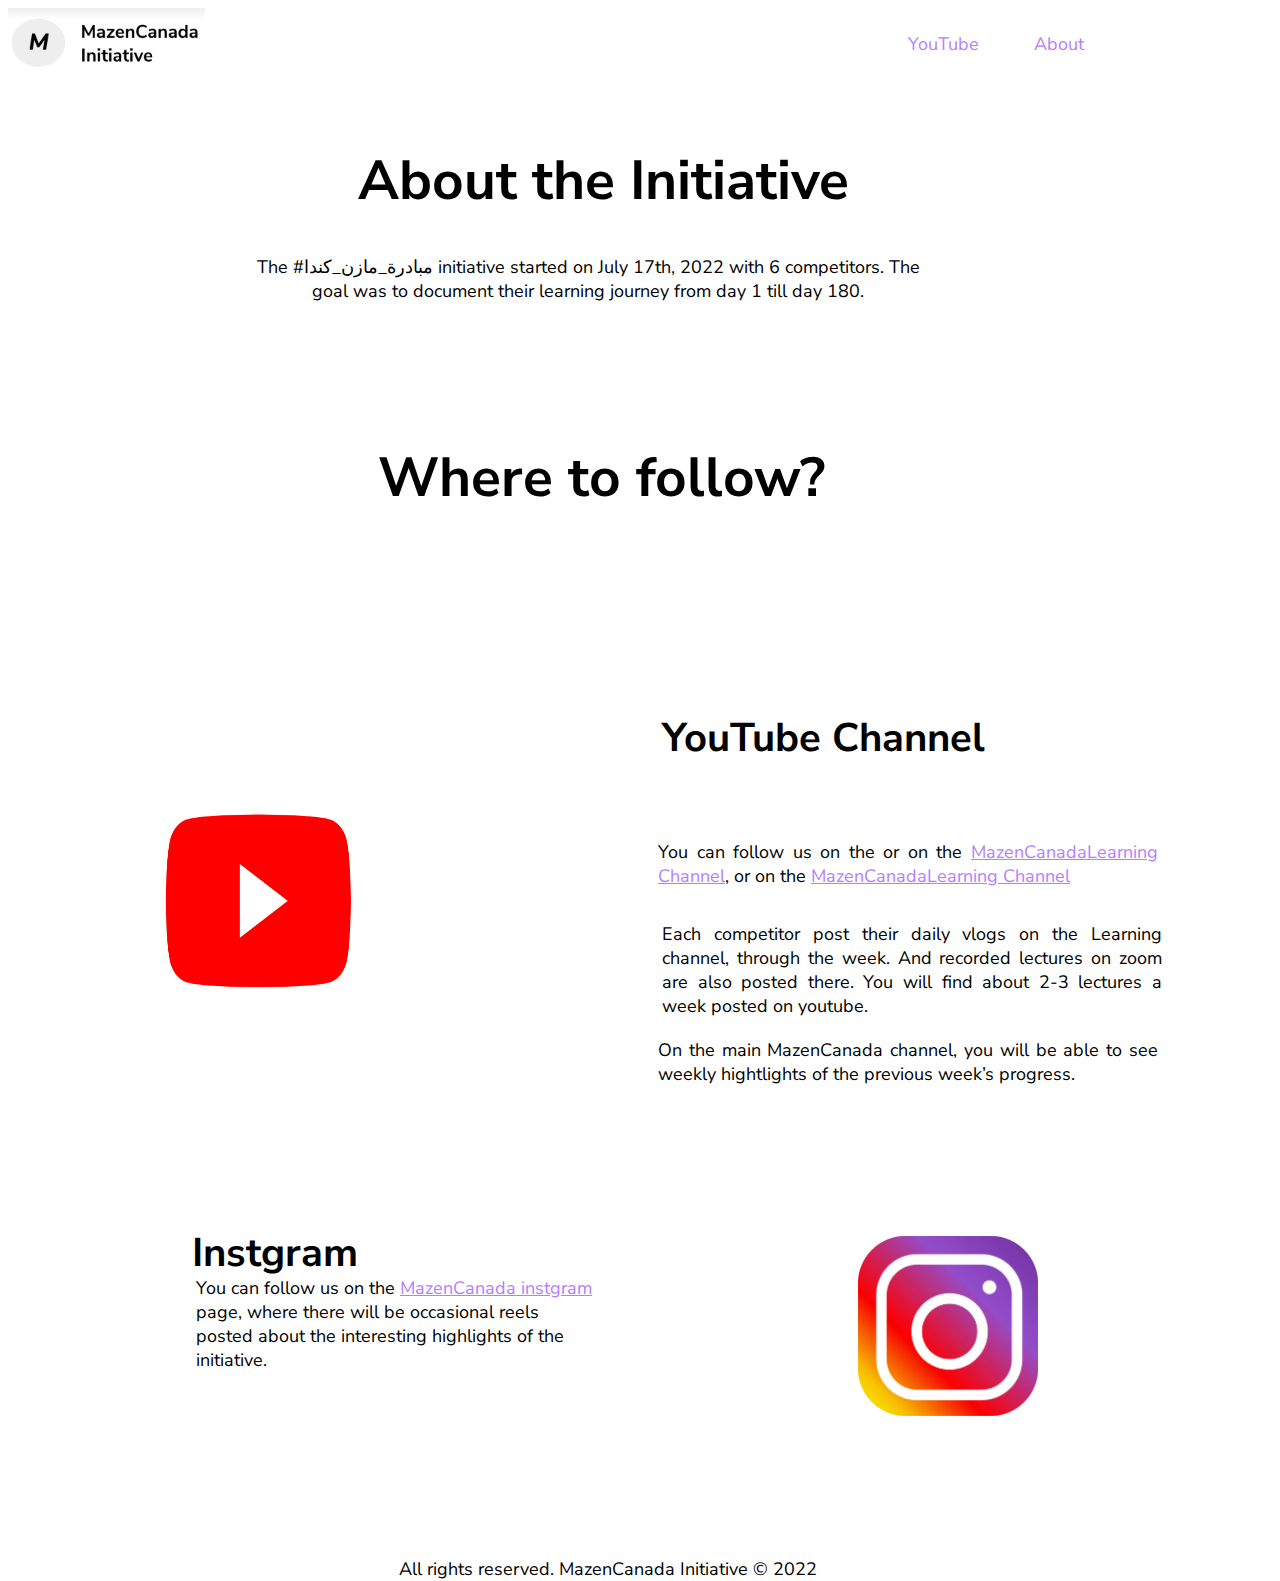
<file: about.html>
<!DOCTYPE html>
<html>

<head>
    <meta charset="utf-8">

    <!--title-->
    <title>MazenCanada Initiative About</title>
    <!--fonts-->
    <link rel="preconnect" href="https://fonts.googleapis.com">
    <link rel="preconnect" href="https://fonts.gstatic.com" crossorigin>
    <link href="https://fonts.googleapis.com/css2?family=Nunito+Sans&display=swap" rel="stylesheet">
    <!--css-->
    <link rel="stylesheet" href="about.css">
</head>

<body>

    <!-- Header Section -->
    <section class="header-section">
        <header>
            <div id="logo">
                <img src="Logo.PNG"> 
            </div>
            <nav>
                <a class="youtube">YouTube</a>
                <a class="about">About</a>
            </nav>
        </header>
    </section>



    <!-- Intro Section -->
    <section class="intro-section">
        
        <div id="section-intro">
            <div>
            <h1 class="title">About the Initiative</h1>
            </div>
            <div>
            <p1 class="paragraph">The #مبادرة_مازن_كندا initiative started on July 17th, 2022 with 6 competitors. The goal was to document their learning journey from day 1 till day 180.</p1>
            </div>
        </div>
    </section>



    <!-- Where to follow -->
    <section class="Where to follow">
        <div id="section-where-to-follow">
            <div>
                <h1 class="title1">Where to follow?</h1>
                </div>
            <div class="youtube-row">
                <img class="youtube-icon" src="youtube-icon.png">
                <h1 class="youtube-channel">YouTube Channel</h1>
                <p1 class="paragraph1">You can follow us on the or on the <a href="">MazenCanadaLearning Channel</a>, or on the <a href="">MazenCanadaLearning Channel</a></p1>
                <p2 class="paragraph2">Each competitor post their daily vlogs on the Learning channel, through the week. And recorded lectures on zoom are also posted there. You will find about 2-3 lectures a week posted on youtube.</p2>
                <p3 class="paragraph3">On the main MazenCanada channel, you will be able to see weekly hightlights of the previous week’s progress.</p3>
            </div>
            <div class="instgram-row">
                <img class="instgram-icon" src="instgram-icon.png">
                <h1 class="instgram">Instgram</h1>
                <p4 class="paragraph4">You can follow us on the <a href="">MazenCanada instgram</a> page, where there will be occasional reels posted about the interesting highlights of the initiative.</p4>
            </div>
        </div>
    </section>

    <!-- Footer Section -->
    <section class="footer-section">
        <footer id="copy-rights">All rights reserved. MazenCanada Initiative © 2022</footer>
    </section>
</body>
</html>
</file>
<file: about.css>
body {
    font-family: 'Nunito Sans', sans-serif;
    background-color: white;
    color: black;
  }
  *{
    box-sizing: border-box;
    color: black;
    background-color: white;
  }
  nav {
    font-size: 18px;
  }
  section {
    width: 1200px;
  }
  .title {
    font-size: 55px;
    display: inline-block;
    width: 900px;
    position: relative;
    left: 350px;
  }
  .paragraph {
    font-size: 18px;
    display: inline-block;
    width: 700px;
    text-align: center;
    position: relative;
    left: 230px;
  }
  .title1 {
    font-size: 55px;
    display: inline-block;
    width: 900px;
    position: relative;
    left: 370px;
    top: 100px;
  }
  .youtube-icon {
    width: 500px;
    height: 500px;
    position: relative;
    top: 200px;
  }
  .youtube-channel {
    font-size: 40px;
    display: inline-block;
    width: 400px;
    position: relative;
    left: 150px;
    bottom: 200px;
  }
  .paragraph1 {
    font-size: 18px;
    display: inline-block;
    width: 500px;
    position: relative;
    left: 650px;
    bottom: 200px;
    text-align: justify;
  }
  .paragraph2 {
    font-size: 18px;
    display: inline-block;
    width: 500px;
    position: relative;
    left: 150px;
    bottom: 70px;
    text-align: justify;
  }
  .paragraph3 {
    font-size: 18px;
    display: inline-block;
    width: 500px;
    position: relative;
    left: 650px;
    bottom: 50px;
    text-align: justify;
  }
  .instgram-icon {
    width: 180px;
    height: 180px;
    position: relative;
    left: 850px;
    top: 100px;
  }
  
  .instgram {
    font-size: 40px;
    display: inline-block;
    width: 500px;
    position: relative;
    bottom: 50px;
  }
  .paragraph4 {
    font-size: 18px;
    display: inline-block;
    width: 400px;
    position: relative;
    right: 500px;
    top: 50px;
  }
  
  .youtube {
    position: relative;
    bottom: 50px;
    left: 900px
  }
  .about {
    position: relative;
    bottom: 50px;
    left: 950px
  }
  a {
    color: #B67DFF;
  }
  
  
  
  #copy-rights {
    font-size: 18px;
    position: relative;
    top: 200px;
    text-align: center;
  }
</file>
